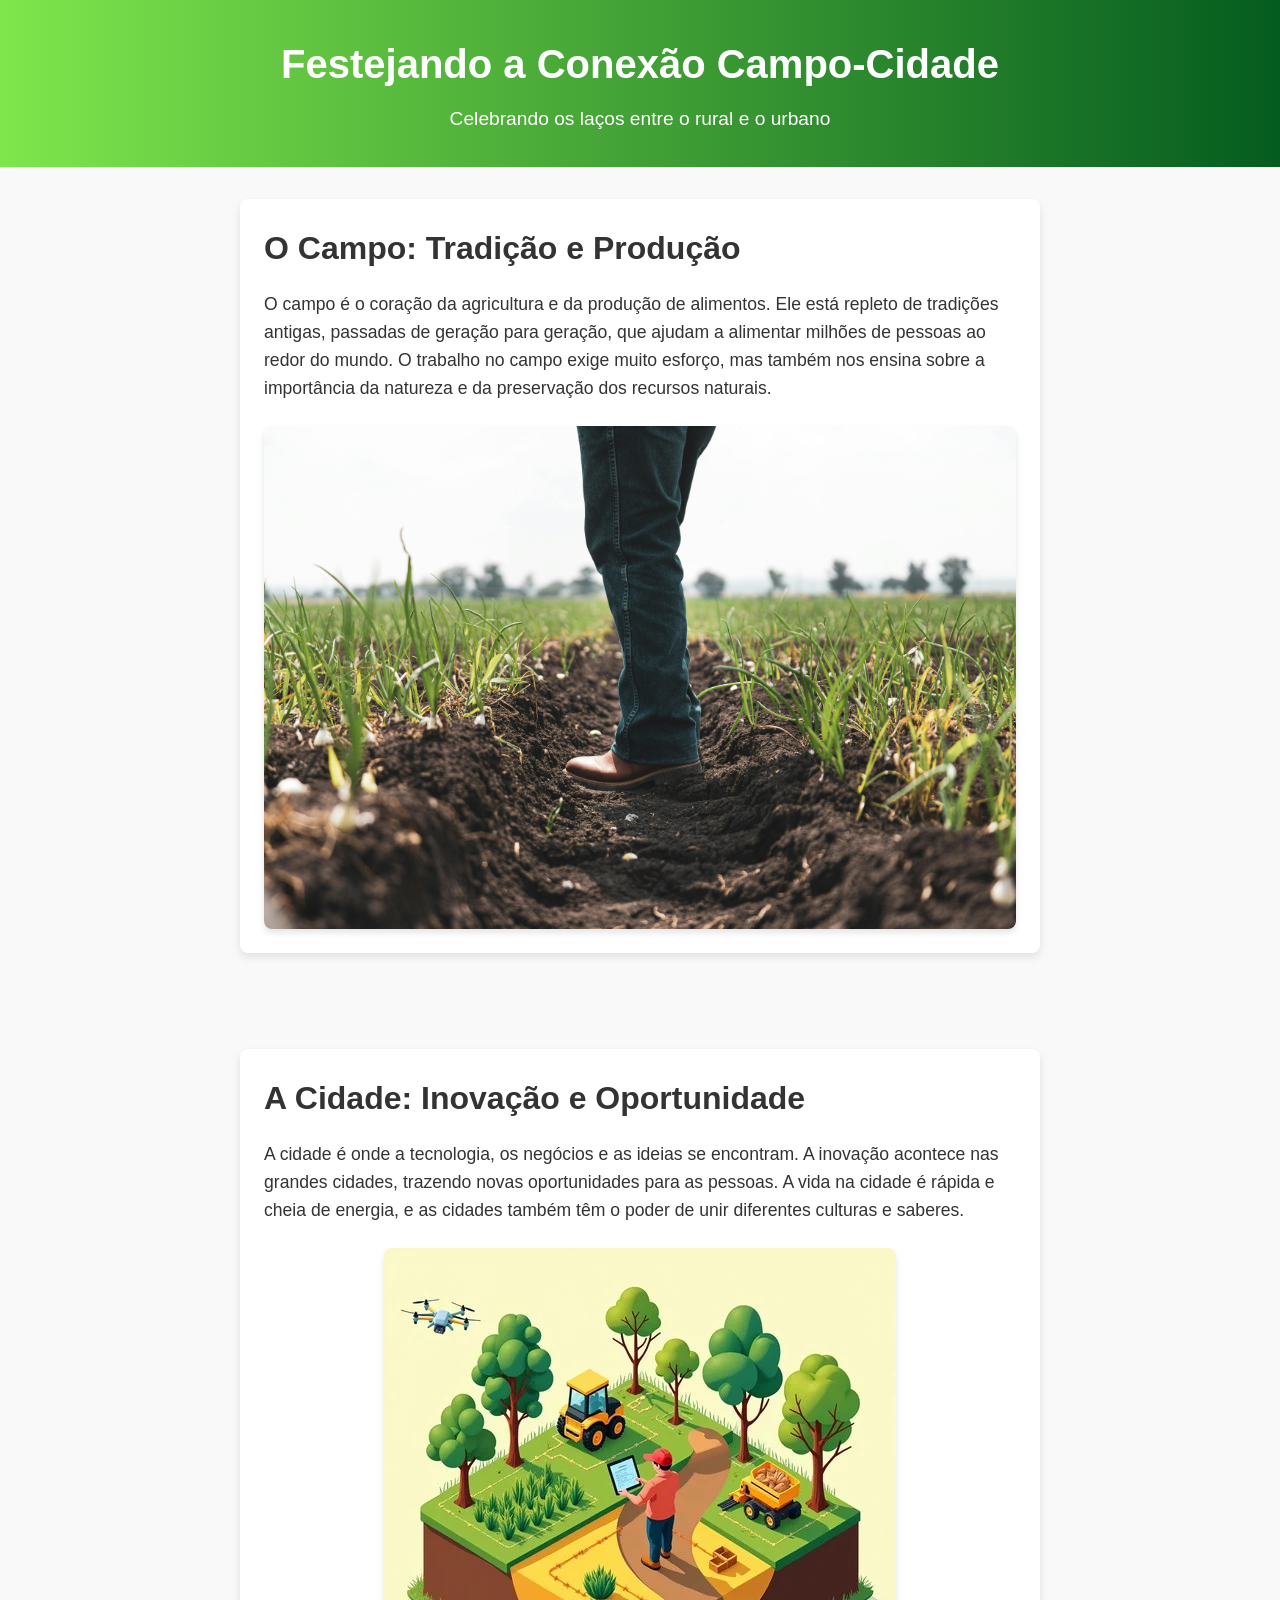
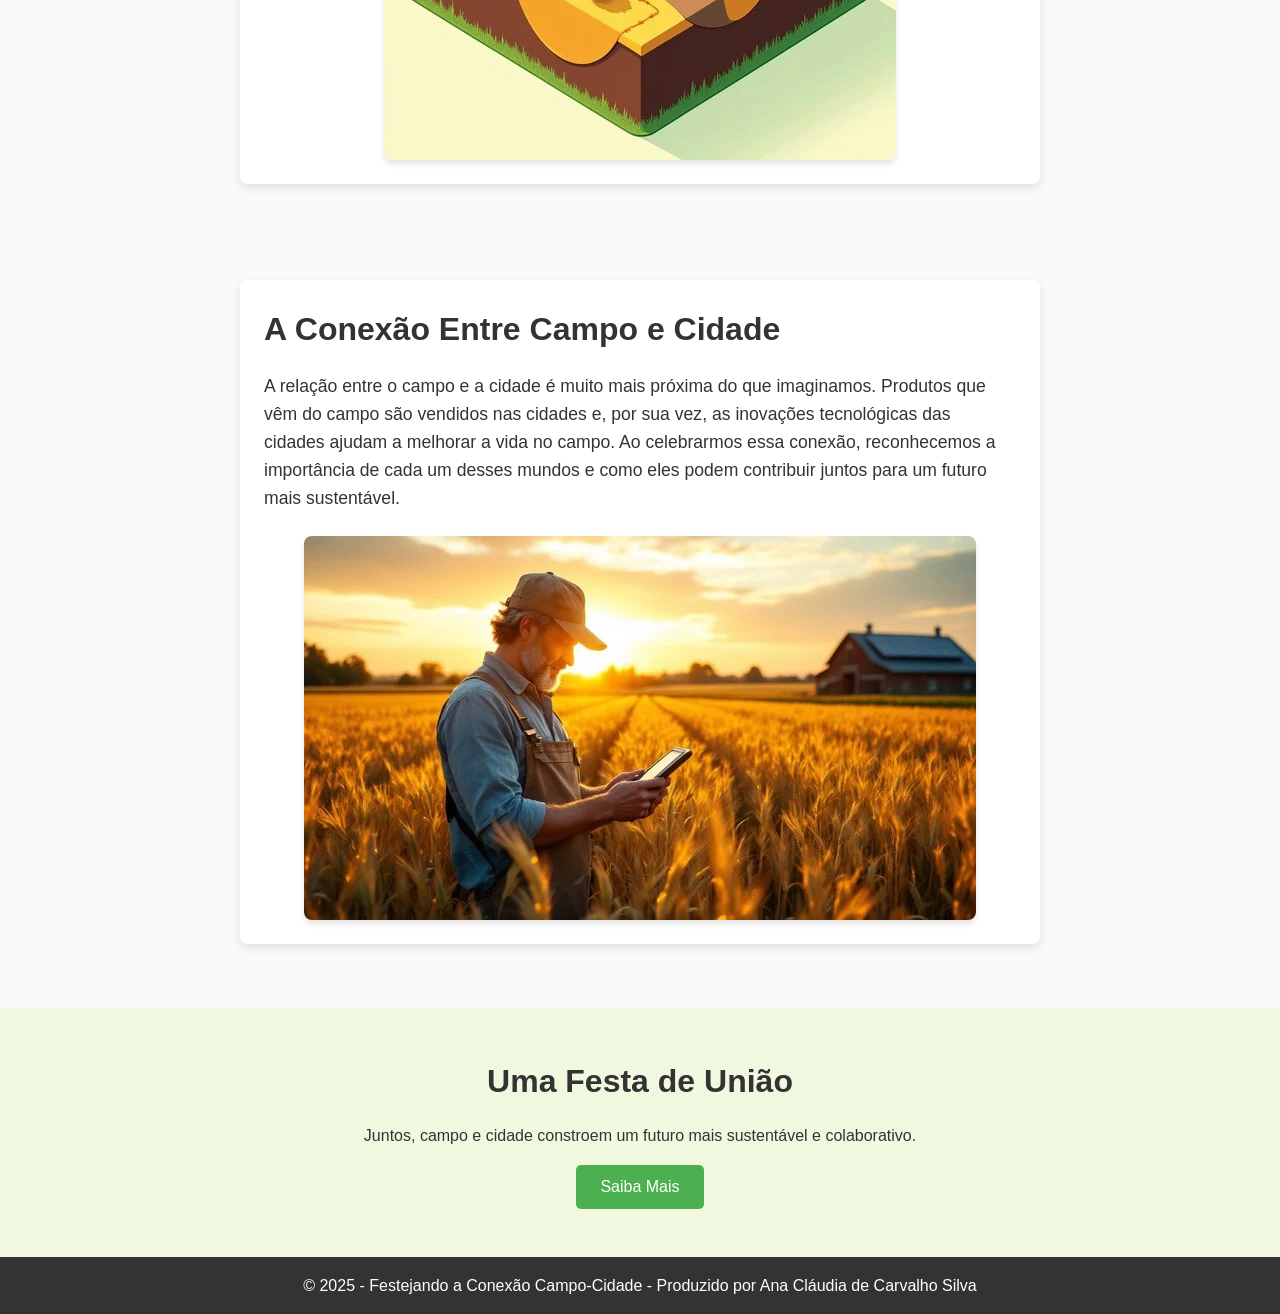
<file: agrinho/index.html>
<!DOCTYPE html>
<html lang="pt-BR">
<head>
    <meta charset="UTF-8">
    <meta name="viewport" content="width=device-width, initial-scale=1.0">
    <title>Festejando a Conexão Campo-Cidade</title>
    <link rel="stylesheet" href="style.css">
</head>
<body>

    <header>
        <h1>Festejando a Conexão Campo-Cidade</h1>
        <p>Celebrando os laços entre o rural e o urbano</p>
    </header>

    <section class="texto-box">
        <div class="caixa-texto">
            <h2>O Campo: Tradição e Produção</h2>
            <p>
                O campo é o coração da agricultura e da produção de alimentos. Ele está repleto de tradições antigas,
                passadas de geração para geração, que ajudam a alimentar milhões de pessoas ao redor do mundo. O
                trabalho no campo exige muito esforço, mas também nos ensina sobre a importância da natureza e da
                preservação dos recursos naturais.
            </p>
            <div class="imagem">
                <!-- Espaço para imagem do campo -->
                <img src="conexão campo cidade.jpeg" alt="Imagem do Campo" title=" Pronpt:procure uma imagem que relacione agro com tecnologia, com os direitos autorais livres. Fonte: https://www.pexels.com/pt-br/procurar/agro/ acessado em: 13/05/2025" class="imagem-campo"> 
            </div>
        </div>
    </section>

    <section class="texto-box">
        <div class="caixa-texto">
            <h2>A Cidade: Inovação e Oportunidade</h2>
            <p>
                A cidade é onde a tecnologia, os negócios e as ideias se encontram. A inovação acontece nas grandes
                cidades, trazendo novas oportunidades para as pessoas. A vida na cidade é rápida e cheia de energia,
                e as cidades também têm o poder de unir diferentes culturas e saberes.
            </p>
            <div class="imagem">
                <!-- Espaço para imagem da cidade -->
                <img src="cidade.webp" alt="Imagem da Cidade" title=" Pronpt:procure uma imagem que relacione agro com tecnologia, com os direitos autorais livres. Fonte: https://www.pexels.com/pt-br/procurar/agro/ acessado em: 13/05/2025" class="imagem-cidade">
            </div>
        </div>
    </section>

    <section class="texto-box">
        <div class="caixa-texto">
            <h2>A Conexão Entre Campo e Cidade</h2>
            <p>
                A relação entre o campo e a cidade é muito mais próxima do que imaginamos. Produtos que vêm do campo
                são vendidos nas cidades e, por sua vez, as inovações tecnológicas das cidades ajudam a melhorar a vida
                no campo. Ao celebrarmos essa conexão, reconhecemos a importância de cada um desses mundos e como eles
                podem contribuir juntos para um futuro mais sustentável.
            </p>
            <div class="imagem">
                <!-- Espaço para imagem da conexão -->
                <img src="campo.webp" alt="Conexão Campo-Cidade" title="Pronpt:procure uma imagem que relacione agro com tecnologia, com os direitos autorais livres. Fonte: https://www.pexels.com/pt-br/procurar/agro/ acessado em: 13/05/2025" class="imagem-conexao">
            </div>
        </div>
    </section>

 <section class="celebration">
        <h2>Uma Festa de União</h2>
        <p>Juntos, campo e cidade constroem um futuro mais sustentável e colaborativo. </p>
        <button>Saiba Mais</button>
    </section>

    <footer>
        <p>&copy; 2025 - Festejando a Conexão Campo-Cidade - Produzido por Ana Cláudia de Carvalho Silva</p>
    </footer>

</body>
</html>
</file>
<file: agrinho/style.css>
/* Resetando estilos padrão */
* {
    margin: 0;
    padding: 0;
    box-sizing: border-box;
}

body {
    font-family: 'Arial', sans-serif;
    background-color: #f9f9f9;
    color: #333;
    line-height: 1.6;
}
header {
    background: linear-gradient(to right, #7fe64c,rgb(5, 92, 31));
    color: white;
    text-align: center;
    padding: 2rem;
}

header h1 {
    font-size: 2.5rem;
    margin-bottom: 0.5rem;
}

header p {
    font-size: 1.2rem;
}

section.texto-box {
    padding: 2rem;
    display: flex;
    justify-content: center;
    align-items: center;
    flex-wrap: wrap;
}

.caixa-texto {
    background-color: #fff;
    border-radius: 8px;
    padding: 1.5rem;
    box-shadow: 0 4px 8px rgba(0, 0, 0, 0.1);
    width: 100%;
    max-width: 800px;
    margin-bottom: 2rem;
}

.caixa-texto h2 {
    font-size: 2rem;
    margin-bottom: 1rem;
}

.caixa-texto p {
    font-size: 1.1rem;
    margin-bottom: 1.5rem;
}

.imagem {
    display: flex;
    justify-content: center;
    align-items: center;
    margin-top: 1rem;
}

.imagem img {
    max-width: 100%;
    height: auto;
    border-radius: 8px;
    box-shadow: 0 4px 6px rgba(0, 0, 0, 0.1);
}

.celebration {
    text-align: center;
    padding: 3rem 2rem;
    background-color: #f0f8e0;
}

.celebration h2 {
    font-size: 2rem;
    margin-bottom: 1rem;
}

.celebration button {
    background-color: #4caf50;
    color: white;
    padding: 0.8rem 1.5rem;
    font-size: 1rem;
    border: none;
    border-radius: 5px;
    cursor: pointer;
    margin-top: 1rem;
    transition: background-color 0.3s;
}

/* Estilos do Footer */
footer {
    background-color: #333;
    color: white;
    text-align: center;
    padding: 1rem;
}

footer p {
    font-size: 1rem;
}
</file>
